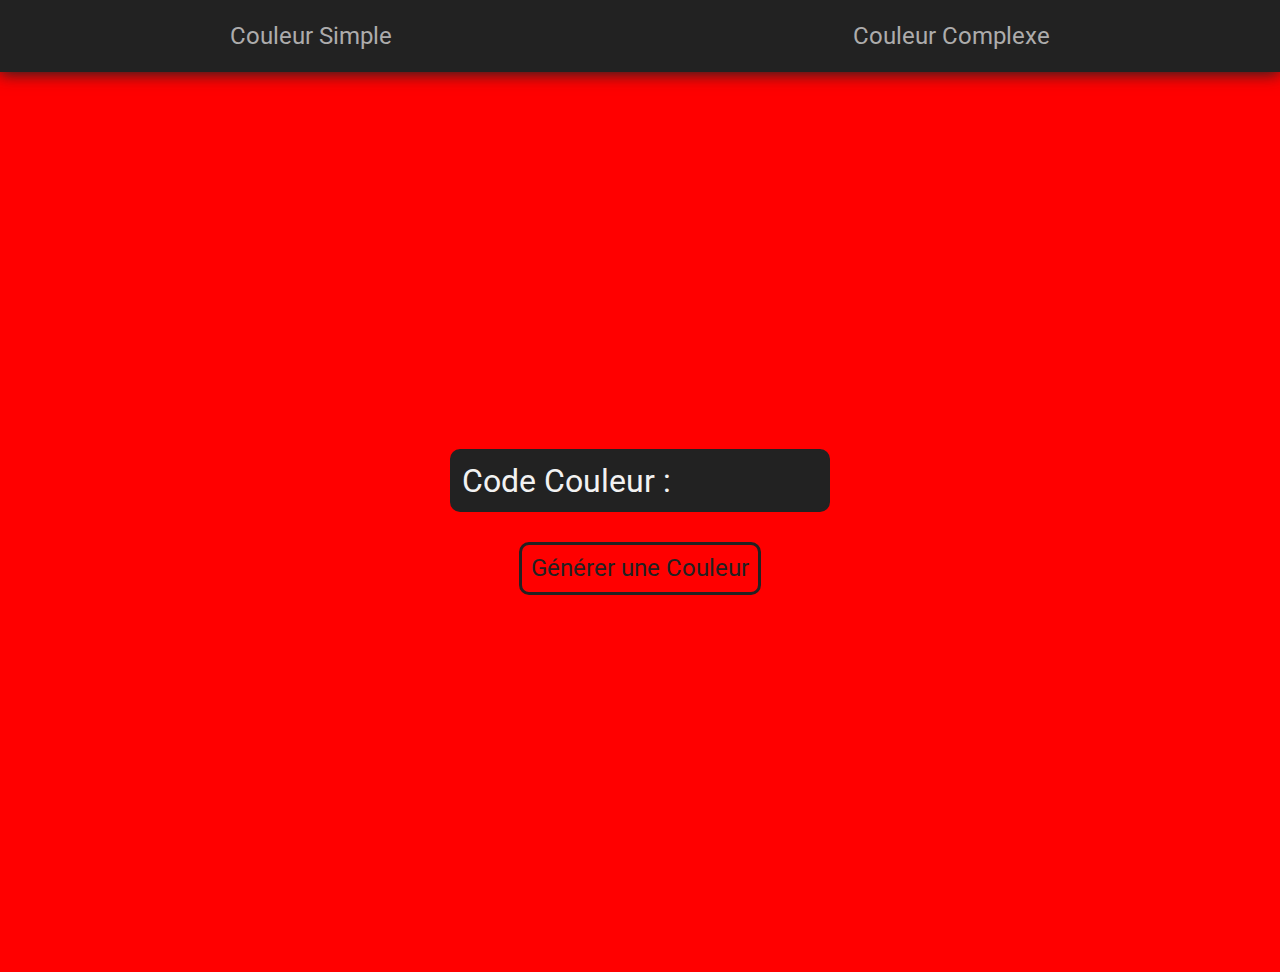
<file: Color Flipper/index.html>
<!DOCTYPE html>
<html lang="fr">
<head>
    <meta charset="UTF-8">
    <meta http-equiv="X-UA-Compatible" content="IE=edge">
    <meta name="viewport" content="width=device-width, initial-scale=1.0">
    <title>Color Flipper</title>
    <link rel="stylesheet" href="style.css">
    <script src="script.js" defer></script>
</head>

<body>
    <nav>
        <div class="menu"><a href="#" id="colsim">Couleur Simple</a></div>
        <div class="menu"><a href="#" id="colcom">Couleur Complexe</a></div>
    </nav>
    
    <section>
        <p>Code Couleur :<span id="code"></span></p>
        <button>Générer une Couleur</button>
        <div id="alerte">
            <div id="container">
                <p>Selectionnez un mode</p>
                <button id="okay">OK</button>
            </div>
        </div>
    </section>
    
</body>
</html>
</file>
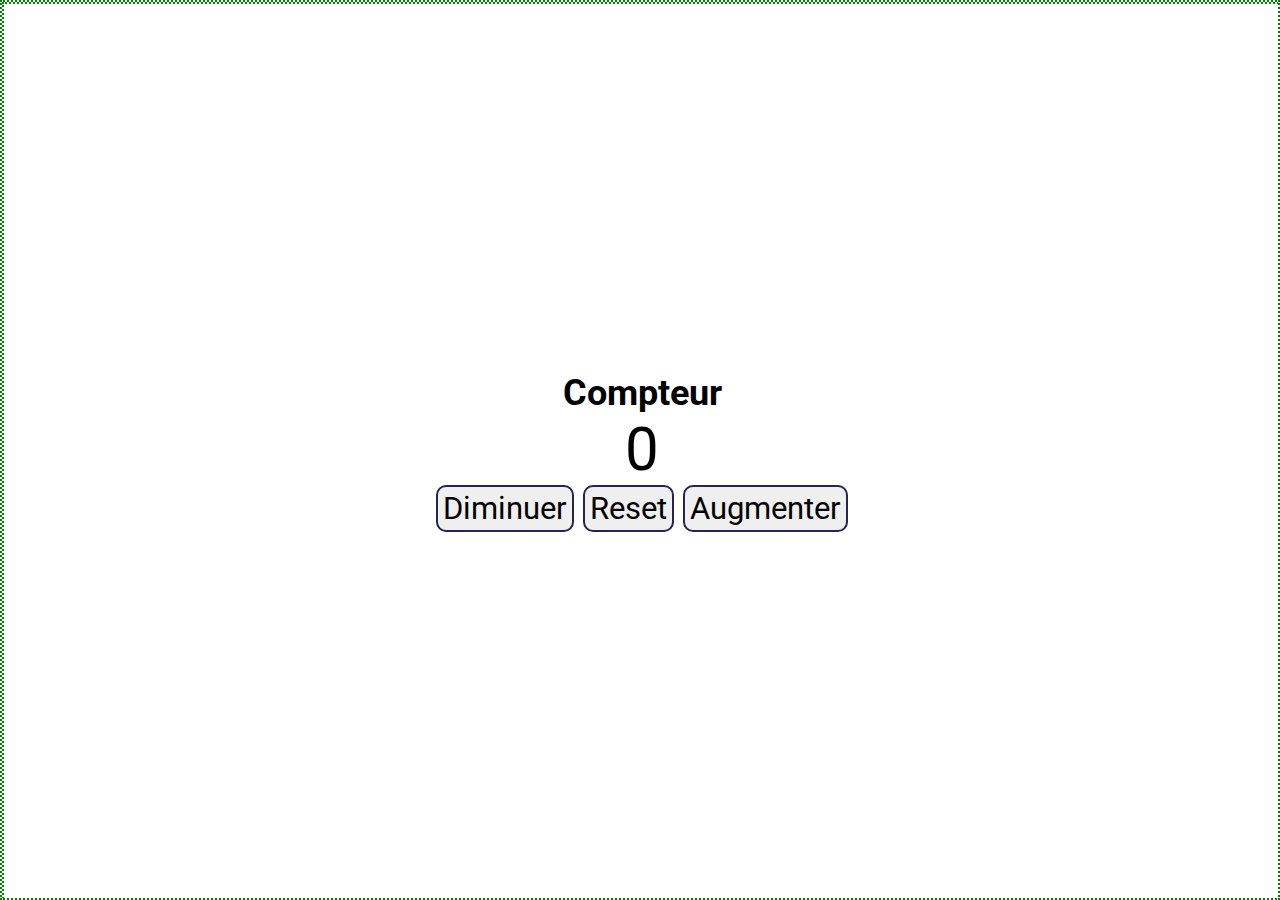
<file: Compteur/index.html>
<!DOCTYPE html>
<html lang="fr">
<head>
    <meta charset="UTF-8">
    <meta http-equiv="X-UA-Compatible" content="IE=edge">
    <meta name="viewport" content="width=device-width, initial-scale=1.0">
    <link rel="stylesheet" href="style.css">
    <script src="script.js" defer></script>
    <title>Compteur</title>
</head>

<body>
    <section>
        <div><h1>Compteur</h1></div>
        <div><span></span></div>
        <div>
            <button id="dim">Diminuer</button>
            <button id="reset">Reset</button>
            <button id="aug">Augmenter</button>
        </div>
    </section>
        
</body>
</html>
</file>
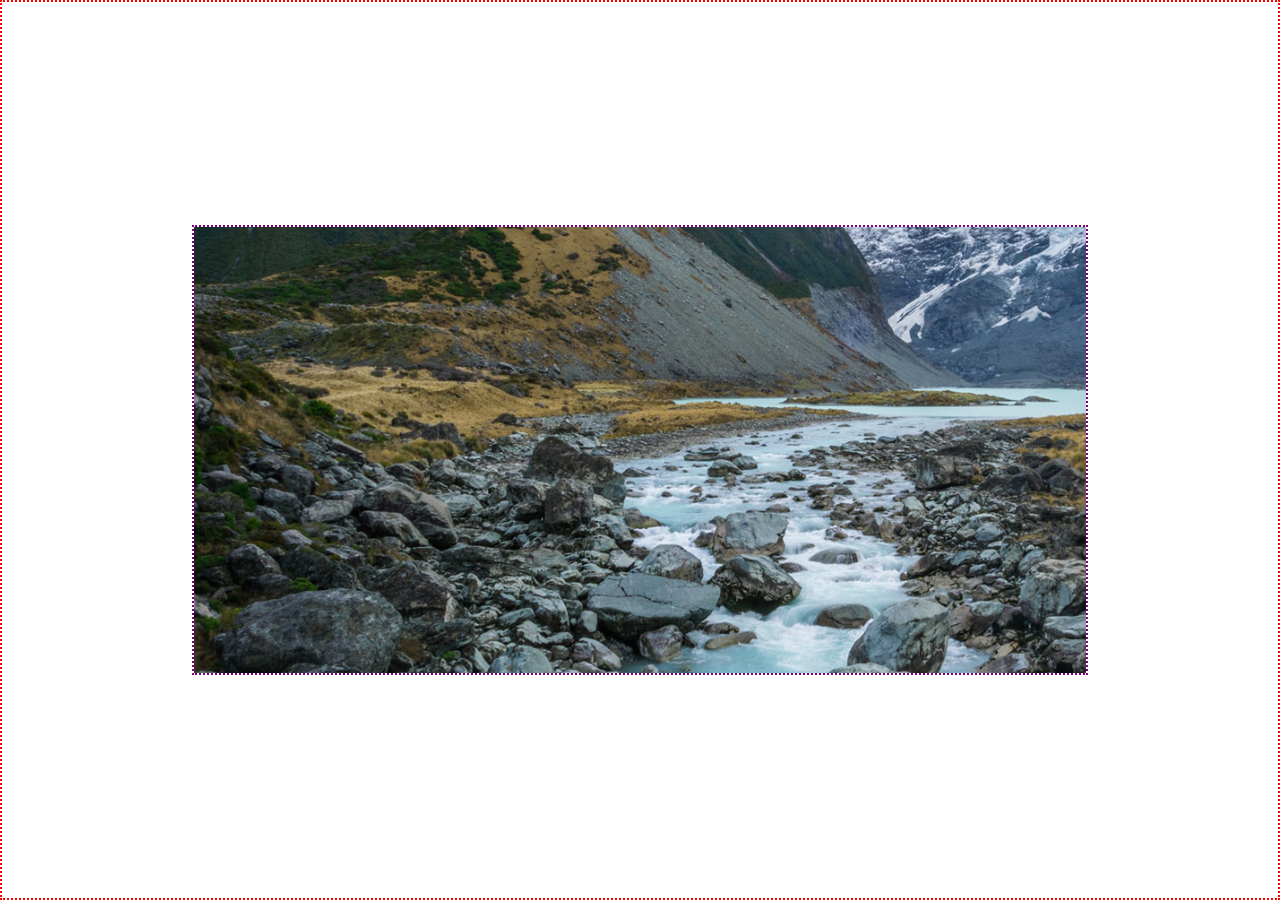
<file: Etude IMG/index.html>
<!DOCTYPE html>
<html lang="fr">
<head>
    <meta charset="UTF-8">
    <meta http-equiv="X-UA-Compatible" content="IE=edge">
    <meta name="viewport" content="width=device-width, initial-scale=1.0">
    <title>Etude IMG</title>
    <link rel="stylesheet" href="style.css">
</head>
<body>

    <div id="division">
        <img src="img/mountain2.jpg" alt="">
    </div>
    
</body>
</html>
</file>
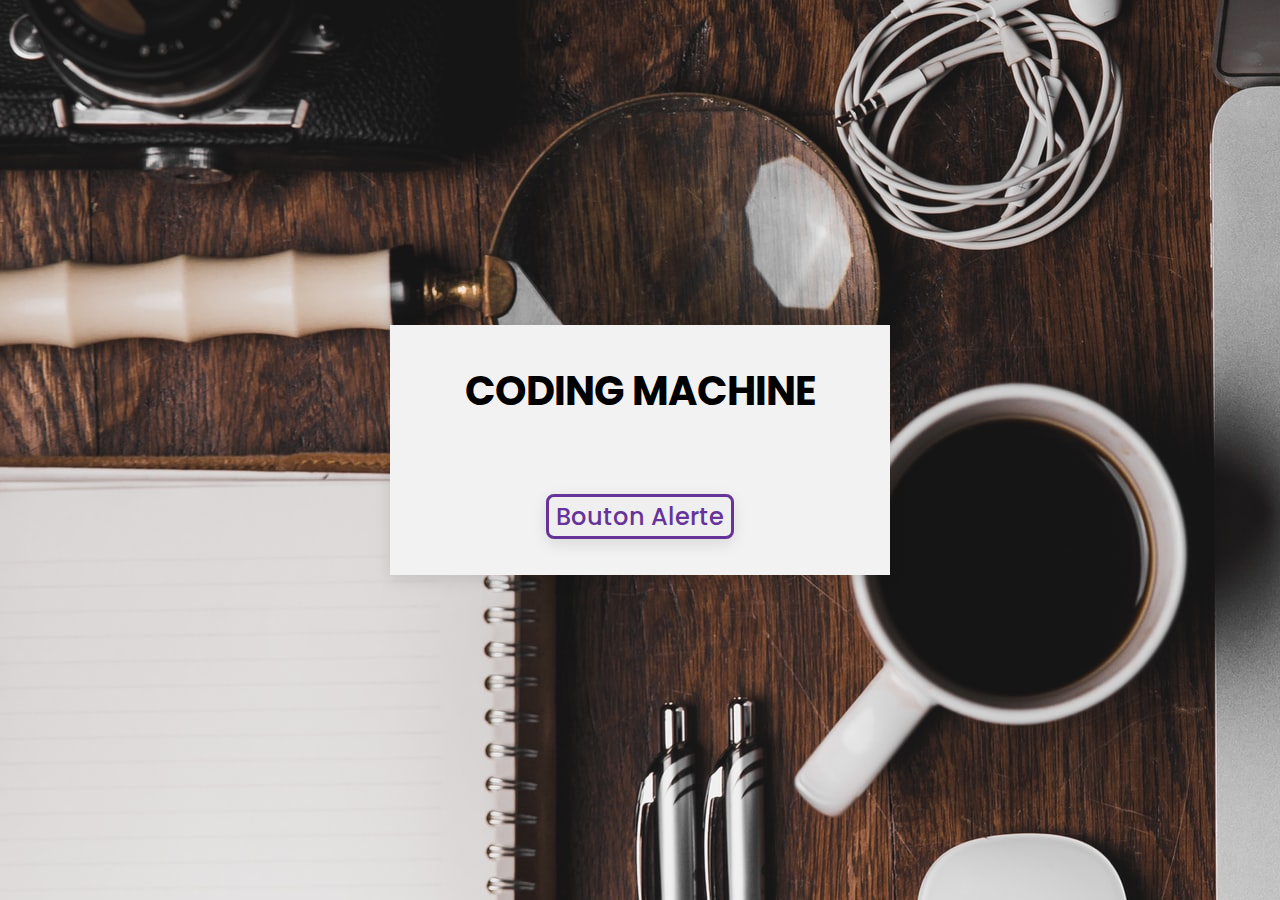
<file: Fenetre Alerte/index.html>
<!DOCTYPE html>
<html lang="fr">
<head>
    <meta charset="UTF-8">
    <meta http-equiv="X-UA-Compatible" content="IE=edge">
    <meta name="viewport" content="width=device-width, initial-scale=1.0">
    <title>Fenêtre Alerte</title>
    <link rel="stylesheet" href="style.css">
    <script src="script.js" defer></script>

    <link rel="stylesheet" href="https://cdnjs.cloudflare.com/ajax/libs/font-awesome/5.15.3/css/all.min.css"/>
</head>

<body>
    <section>
        <img id="fond">
        <div id="box">
            <h1>CODING MACHINE</h1>
            <button id="alerte">Bouton Alerte</button>
        </div>
        
        <div id="calque"></div>

        <div id="message">
            <div id="boxalerte">

                <div id="suppr">
                    <i class="fas fa-trash" id="poubelle"></i>
                </div>

                <div id="texte">
                    <p>Lorem ipsum dolor sit amet consect etur. dfepe llat provident inventorsam, odit es.</p>
                </div>
            </div>
        </div>
        

    </section>
    

</body>
</html>
</file>
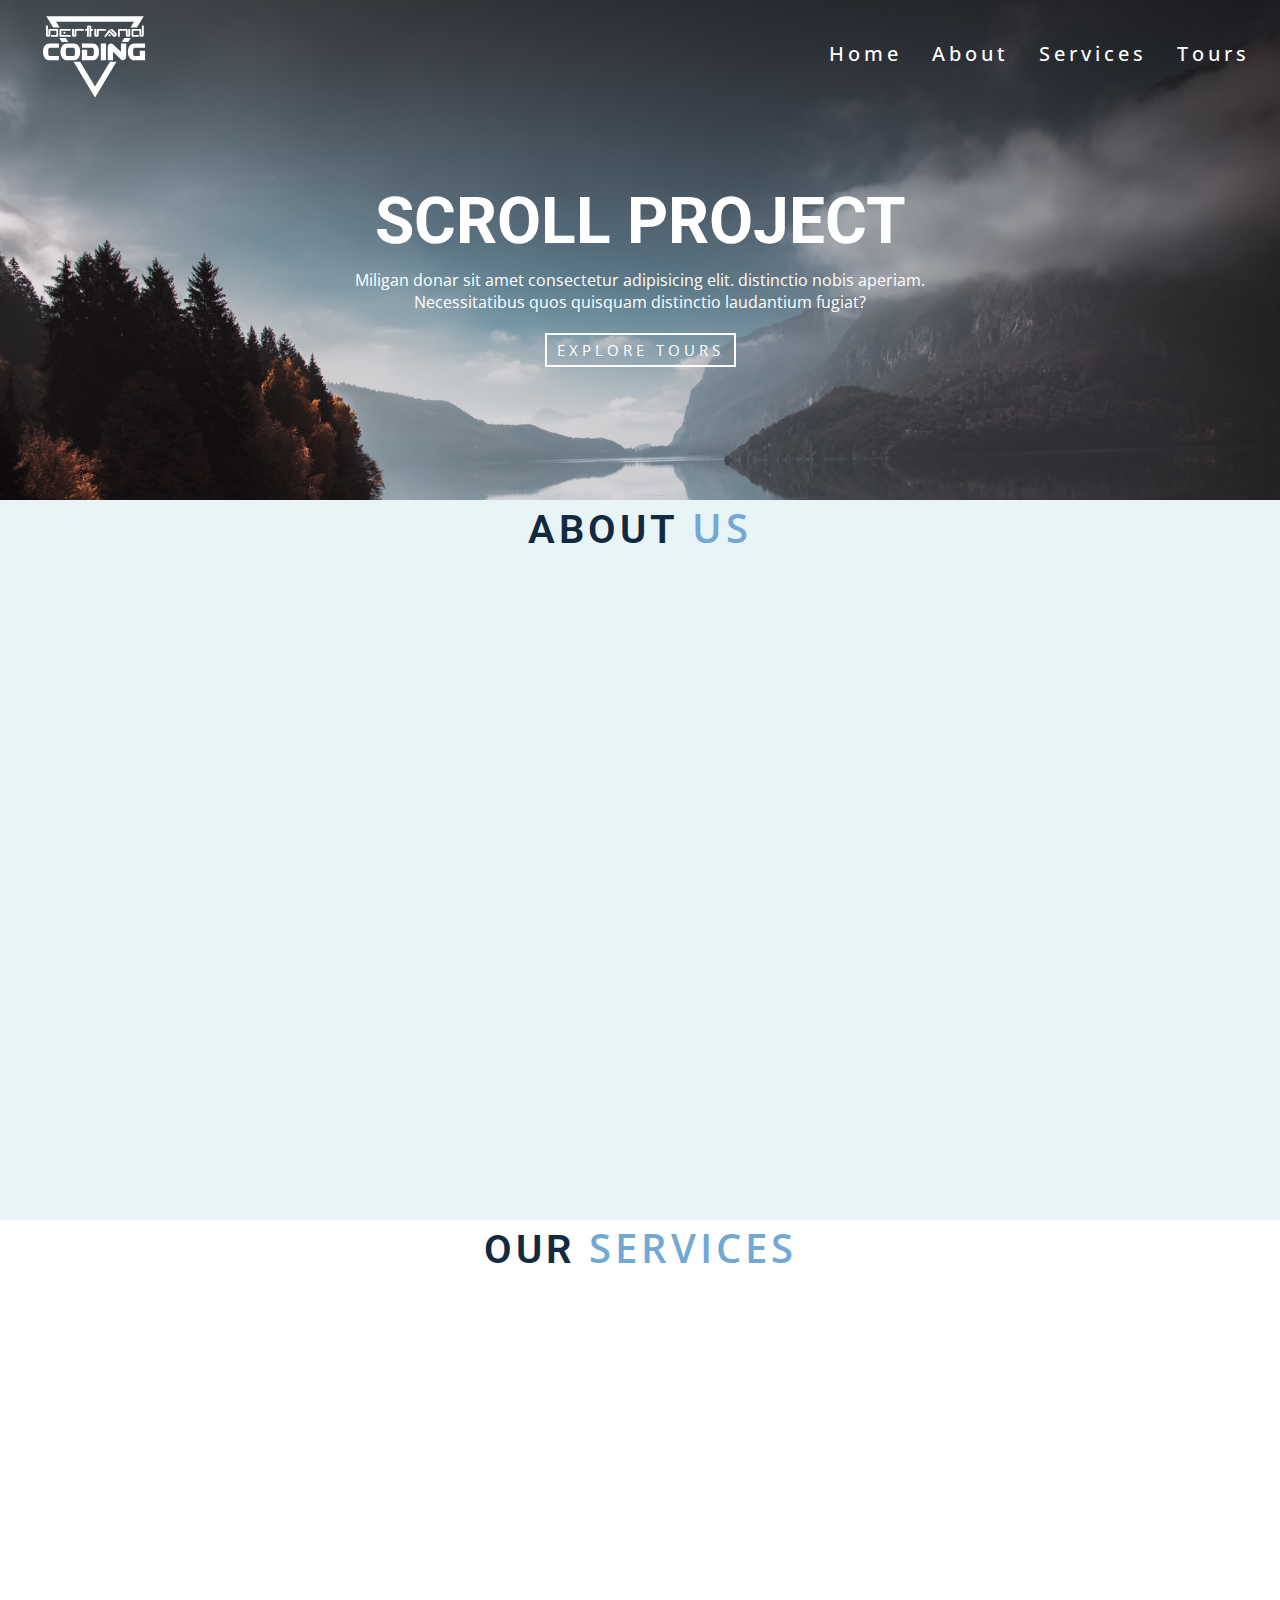
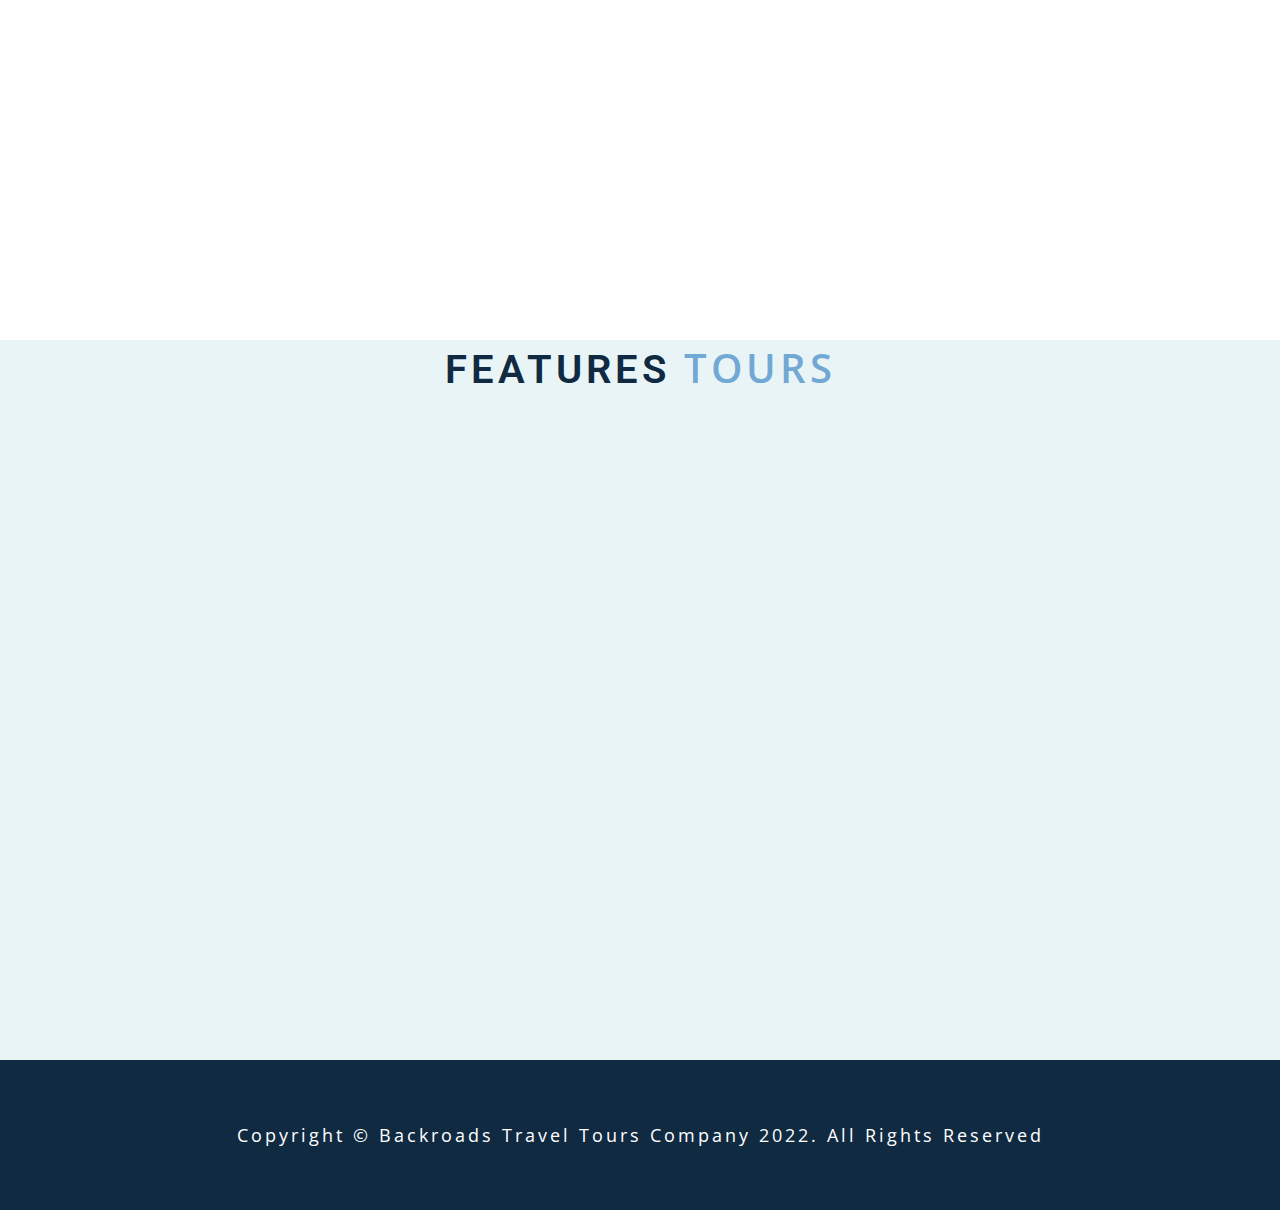
<file: Menu et ancre/index.html>
<!DOCTYPE html>
<html lang="fr">
<head>
    <meta charset="UTF-8">
    <meta http-equiv="X-UA-Compatible" content="IE=edge">
    <meta name="viewport" content="width=device-width, initial-scale=1.0">
    <title>Menu & Ancres</title>
    <link rel="stylesheet" href="style.css">
    <script src="script.js" defer></script>
</head>

<body>
    <nav id="home">
        <div id="logo"><img src="img/logo bert codeing.svg" alt=""></div>
        <ul id="menu">
            <li><a href="#home">Home</a></li>
            <li><a href="#about">About</a></li>
            <li><a href="#services">Services</a></li>
            <li><a href="#features">Tours</a></li>
        </ul>
    </nav>

    <nav id="navi2">
        <div id="logo2"><img src="img/logo bert codeing2.svg" alt=""></div>
        <ul id="menu2">
            <li><a href="#home">Home</a></li>
            <li><a href="#about">About</a></li>
            <li><a href="#services">Services</a></li>
            <li><a href="#features">Tours</a></li>
        </ul>
    </nav>

    <header>
        <img src="img/lake.jpg" alt="">
    </header>

    <div id="titre">
        <h1>SCROLL PROJECT</h1>
        <h2>Miligan donar sit amet consectetur adipisicing elit. distinctio nobis aperiam. Necessitatibus quos quisquam distinctio laudantium fugiat?</h2>
        <button><a href="#features">EXPLORE TOURS</a></button>
    </div>

    <section id="about">
        <h3>ABOUT <span>US</span></h3>
    </section>

    <section id="services" class="blanc">
        <h3>OUR <span>SERVICES</span></h3>
    </section>
    
    <section id="features">
        <h3>FEATURES <span>TOURS</span></h3>
    </section>

    <footer>
        <p>Copyright © Backroads Travel Tours Company 2022. All Rights Reserved</p>
    </footer>

</body>
</html>
</file>
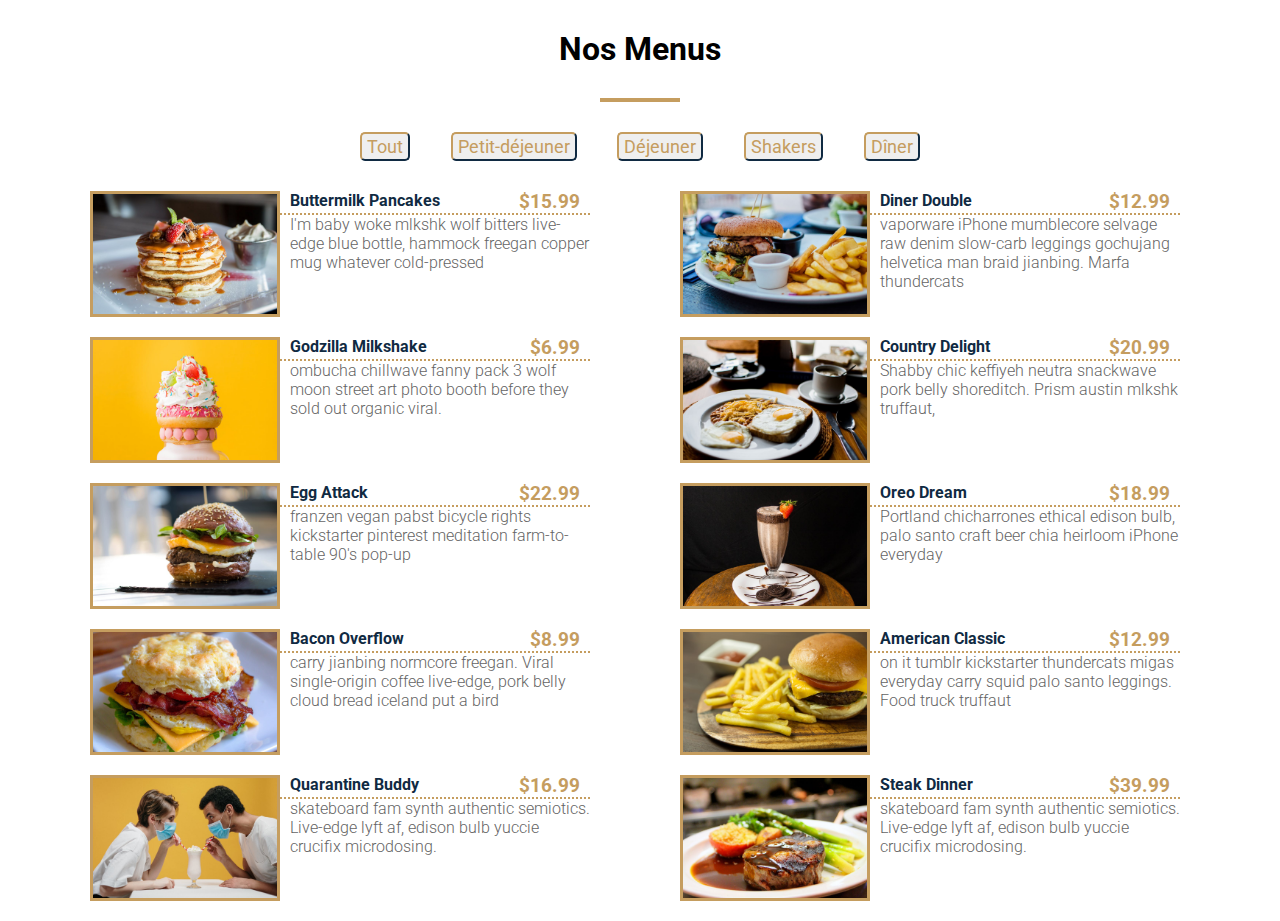
<file: Menu Resto/index.html>
<!DOCTYPE html>
<html lang="fr">
<head>
    <meta charset="UTF-8">
    <meta http-equiv="X-UA-Compatible" content="IE=edge">
    <meta name="viewport" content="width=device-width, initial-scale=1.0">
    <title>Nos Menus</title>
    <link rel="stylesheet" href="style.css">
    <script src="script.js" defer></script>
</head>

<body>
    <h1>Nos Menus</h1>
    <div id="interligne"></div>
    <nav>
        <button id="tout">Tout</button><button id="petitdej">Petit-déjeuner</button><button id="dej">Déjeuner</button><button id="shaker">Shakers</button><button id="diner">Dîner</button>
    </nav>

    <section>
        <!--<div class="cadre">
            <div class="photo"><img src="img/item-1.jpg" alt=""></div>
            <article>
                <div class="titre">
                    <div><h2>Buttermilk Pancakes</h2></div>
                    <div><h3>$12.99</h3></div>
                </div>
                
                <div class="interligne"></div>
                <div class="para">
                    <p>I'm baby woke mlkshk wolf bitters live-edge blue bottle, hammock freegan copper mug whatever cold-pressed</p>
                </div>
            </article>
        </div>-->
    </section>
</body>
</html>
</file>
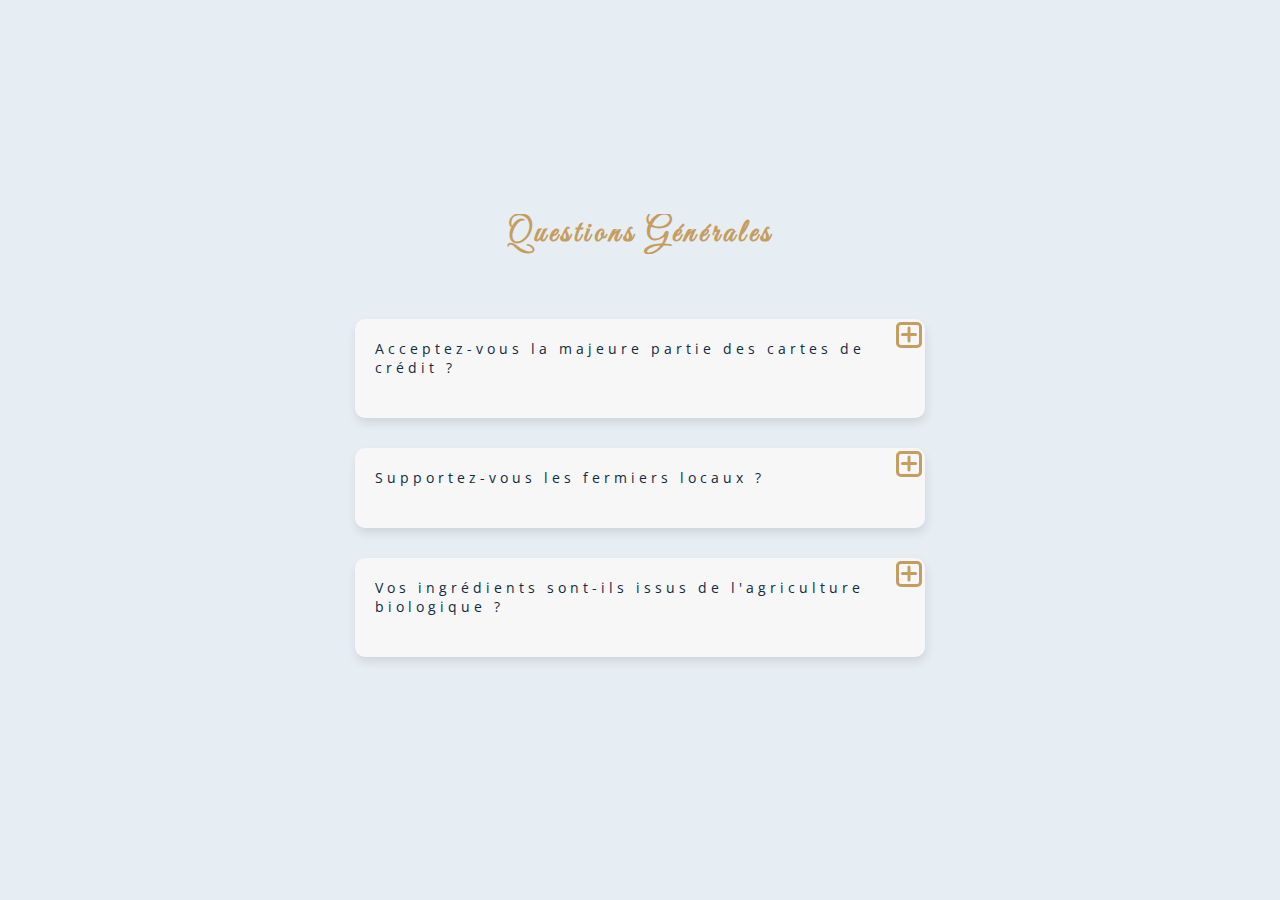
<file: Q and A/index.html>
<!DOCTYPE html>
<html lang="fr">
<head>
    <meta charset="UTF-8">
    <meta http-equiv="X-UA-Compatible" content="IE=edge">
    <meta name="viewport" content="width=device-width, initial-scale=1.0">
    <title>Q & A</title>
    <link rel="stylesheet" href="style.css">
    <script src="script.js" defer></script>
</head>

<body>
    <section>
        <h1>Questions Générales</h1>
        <!--   Code de construction
        <div class="theme">
                    
                <div class="cross">
                    <div class="crossline"></div>
                    <div class="crossline2"></div>
                </div>

                <p class="question">Acceptez-vous la majeure partie des cartes de crédit internationales ?</p>
                
                <div class="interligne"></div>

                <p class="reponse">Lorem, ipsum dolor sit amet consectetur adipisicing elit. Magni quis praesentium, nobis, eligendi laborum ex odit nam perferendis beatt minima perspiciatis dicta fuga.</p>
            
        </div>
-->
        <div id="themesuivant">

        </div>

    </section>
</body>
</html>
</file>
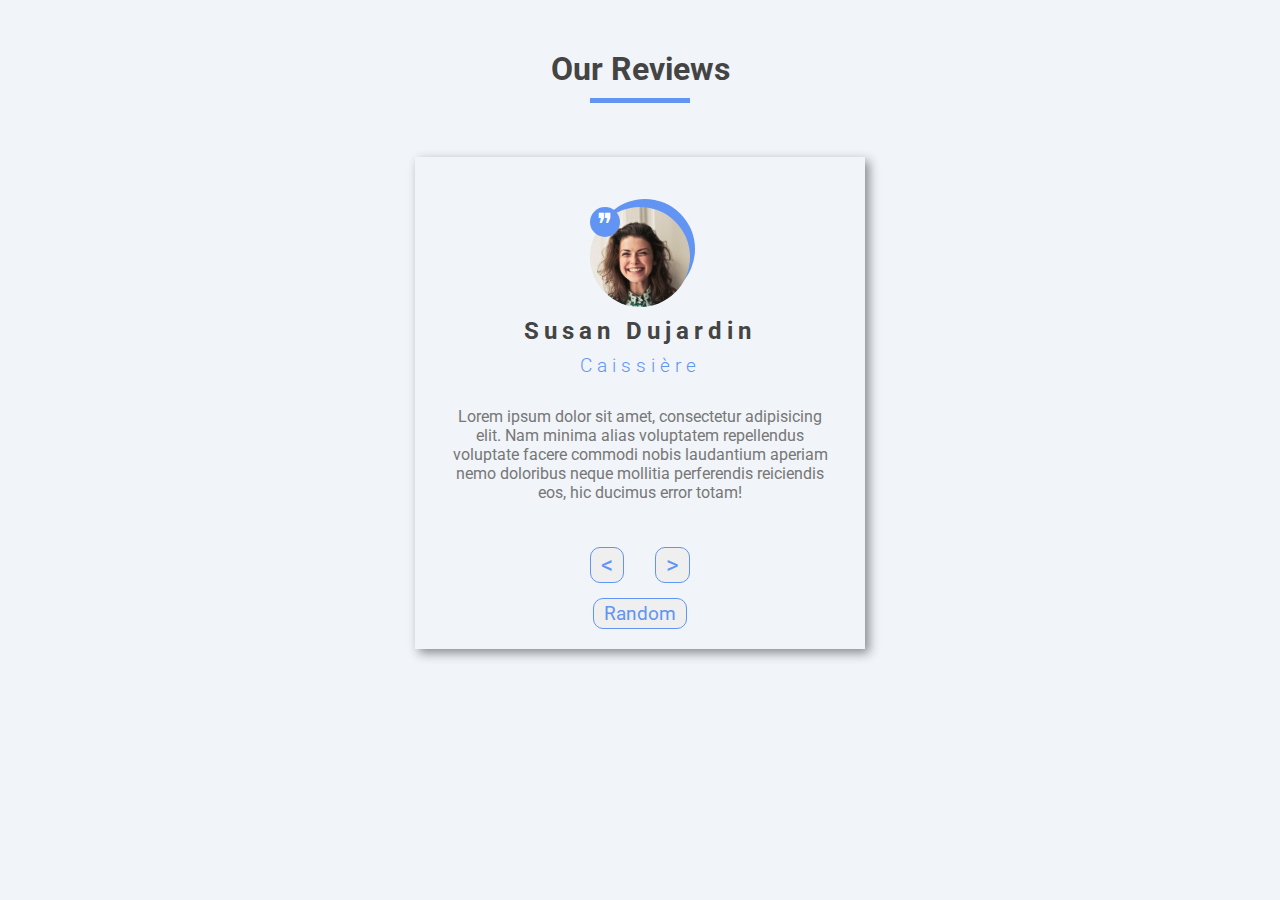
<file: Reviews/index.html>
<!DOCTYPE html>
<html lang="fr">
<head>
    <meta charset="UTF-8">
    <meta http-equiv="X-UA-Compatible" content="IE=edge">
    <meta name="viewport" content="width=device-width, initial-scale=1.0">
    <link rel="stylesheet" href="style.css">
    <script src="script.js" defer></script>
    <title>Reviews</title>
</head>

<body>
    <h1>Our Reviews</h1>
    <div id="trait"></div>

    <section>
        <div id="container">
            <div id="cercle"></div>
            <div id="tenten"><span>❞</span></div>           
            <div id="portrait"><img src="img/person-1.jpg" alt=""></div>
        </div>

        <h2>Susan Dujardin</h2>
        <h3>Caissière</h3>
        <p>Lorem ipsum dolor sit amet, consectetur adipisicing elit. Nam minima alias voluptatem repellendus voluptate facere commodi nobis laudantium aperiam nemo doloribus neque mollitia perferendis reiciendis eos, hic ducimus error totam!</p>

        <div id="boutons">
            <button id="arr"><</button>
            <button id="ava">></button>
        </div>

        <button id="randomizer">Random</button>

    </section>
</body>
</html>
</file>
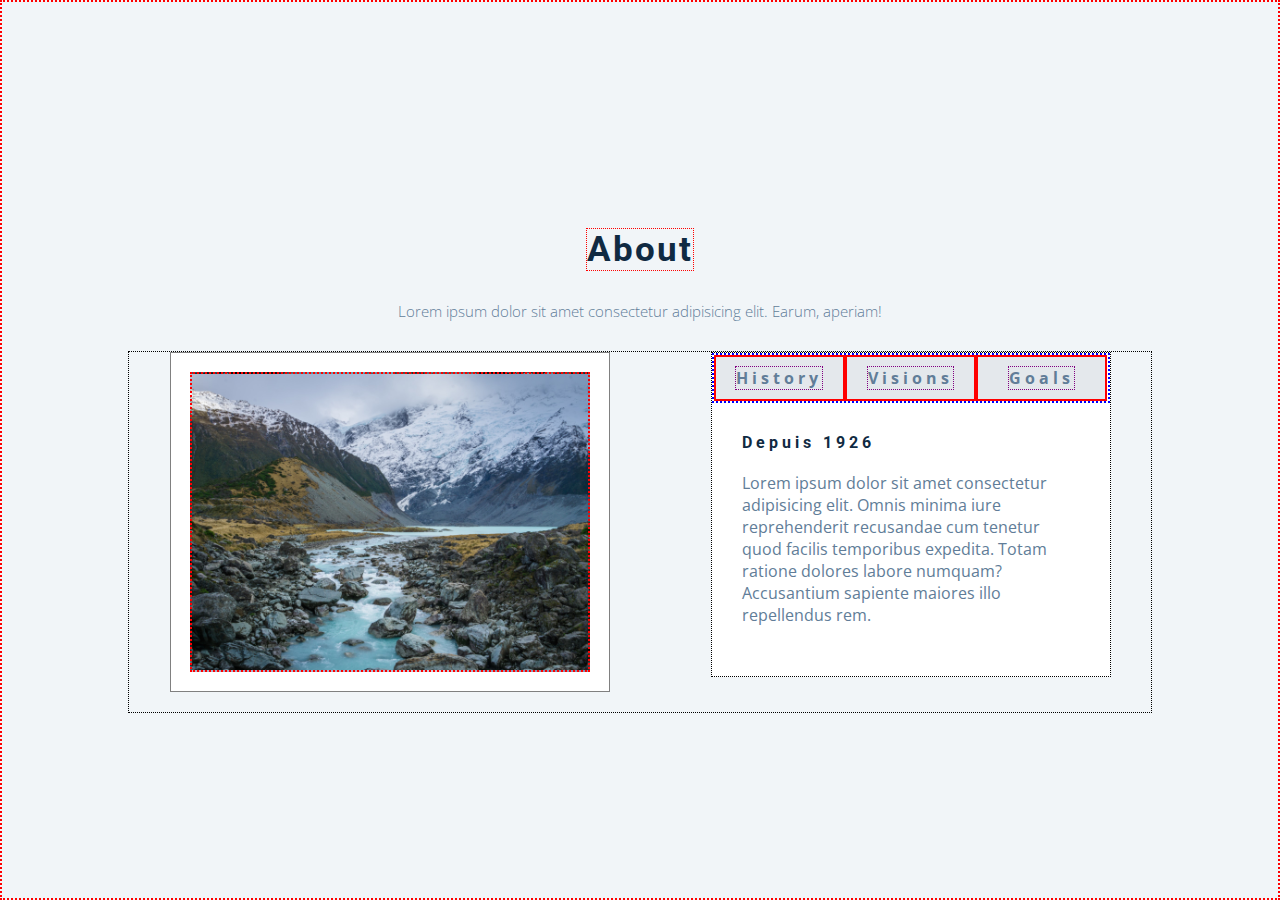
<file: Tabs/index.html>
<!DOCTYPE html>
<html lang="fr">
<head>
    <meta charset="UTF-8">
    <meta http-equiv="X-UA-Compatible" content="IE=edge">
    <meta name="viewport" content="width=device-width, initial-scale=1.0">
    <title>Etude IMG</title>
    <link rel="stylesheet" href="style.css">
    <script src="script.js" defer></script>
</head>

<body>
    <h1>About</h1>
    <h2>Lorem ipsum dolor sit amet consectetur adipisicing elit. Earum, aperiam!</h2>
    
    <section>
        <div id="cadre">
            <div id="image">
            <!--   <img src="img/lake.jpg" alt="">--> 
            </div>
        </div>

        <div id="dossier">
            <div id="categories">
                <div class="onglet" id="history"><h3>History</h3></div>
                <div class="onglet" id="visions"><h3>Visions</h3></div>
                <div class="onglet" id="goals"><h3>Goals</h3></div>
            </div>
            <article>
                <h4 id="rubrique">Depuis 1926</h4>
                <p id="informations">Lorem ipsum dolor sit amet consectetur adipisicing elit. Omnis minima iure reprehenderit recusandae cum tenetur quod facilis temporibus expedita. Totam ratione dolores labore numquam? Accusantium sapiente maiores illo repellendus rem.</p>
                <ul id="liste2">
                    
                </ul>
            </article>
        </div>
    </section>
    
</body>
</html>
</file>
<file: Color Flipper/style.css>
@import url('https://fonts.googleapis.com/css2?family=Roboto:wght@100;300;400;500;700;900&display=swap');

* {
    margin: 0;
    padding: 0;
    box-sizing: border-box;
    font-family: 'Roboto', sans-serif;
    overflow: hidden;
}

nav {
    background-color: #222222;
    display: flex;
    justify-content: space-around;
    box-shadow: 0px 2px 15px #222222;
}

.menu {
    font-size: 1.5rem;
    margin: 10px 0 10px;
    padding: 12px;
    border-radius: 10px;
    transition: all 0.5s;
}

.menu:hover {
    transition: all 0.5s;
    background-color: #333333;
}

.menu a {
    text-decoration: none;
    color: #adacac;
}

section {
    width: 100vw;
    height: 100vh;
    display: flex;
    justify-content: center;
    align-items: center;
    flex-direction: column;
}

button {
    font-size: 1.5rem;
    background-color: transparent;
    color: #222222;
    border: solid 3px #222222;
    border-radius: 10px;
    padding: 0.58rem;
    font-weight: 400;
    transition: all 0.5s;
}

button:hover {
    background-color: #222222;
    color:#f2f2f2;
    transition: all 0.5s;
}

.valide {
    color: #f2f2f2 !important; 
}

section p {
    font-size: 2rem;
    background-color: #222222;
    color: #f2f2f2;
    border: solid 3px #222222;
    border-radius: 10px;
    padding: 0.58rem;
    font-weight: 400;
    margin-bottom: 30px;
    width: 380px;
}

#code {
    color: #8090eb;
}

#alerte {
    position: fixed;
    border: solid 3px #222222;
    border-radius: 10px;
    background-color: #333333;
    width: 400px;
    height: 200px;
    top: 30vh;
    display: none;
}

#container {
    display: flex;
    flex-direction: column;
    align-items: center;
    justify-content: center;;
    margin-top: 20px;
}

#container p {
    text-align: center;
}
</file>
<file: Compteur/style.css>
@import url('https://fonts.googleapis.com/css2?family=Roboto:wght@100;300;400;500;700;900&display=swap');

* {
    margin: 0;
    padding: 0;
    box-sizing: border-box;
    overflow: hidden;
    font-family: 'Roboto', sans-serif;
    font-size: 1.5rem;
}

body {
    border: dotted green 2px;
    width: 100vw;
    height: 100vh;  
    text-align: center;     
}

section {
    margin: auto auto;
    border: dotted green 2px;
    width: 100vw;
    height: 100vh;  
    
    display: flex;
    justify-content: center;
    flex-direction: column;
}

span {
    font-size: 2.5rem;
    /*color: green;*/
    font-weight: 400;
}

button {
    padding: 3px 5px;
    font-size: 1.3rem;
    border: #262356 solid 2px;
    border-radius: 10px;
}
</file>
<file: Etude IMG/style.css>
* {
    margin: 0;
    padding: 0;
    box-sizing: border-box;
}

body {
    width: 100vw;
    height: 100vh;
    border: red 2px dotted;
    display: flex;
    justify-content: center;
    align-items: center;
}


#division {
    border: dotted purple 2px;
    width: 70vw;
    height: 50vh;
    overflow: hidden;
}

img {
    min-width: 70vw;
    min-height: 50vh;
    /*transform: translate(-50px, -100px);*/
    object-fit: cover;
    max-width: 100%;
}
</file>
<file: Fenetre Alerte/style.css>
@import url('https://fonts.googleapis.com/css2?family=Poppins:wght@100;200;300;400;500;600;700;800&display=swap');

:root {
    --light-shadow: 0 5px 15px rgba(0, 0, 0, 0.1);
    --transitions: all 0.5s;
}

* {
    margin: 0;
    padding: 0;
    box-sizing: border-box;
    font-family: 'Poppins', sans-serif;
}

body {
    height: 100vh;
    width: 100vw;
}

section {
    max-width: 100%;
    height: 100%;
    background-image: url('img/ian-dooley-DJ7bWa-Gwks-unsplash.jpg');
    display: flex;
    justify-content: center;
    align-items: center;
}

#box {
    width: 500px;
    height: 250px;
    z-index: 1;
    background-color: #f2f2f2;
    display: flex;
    flex-direction: column;
    justify-content: space-around;
    align-items: center;
    box-shadow: var(--light-shadow);
}

h1 {
    font-size: 2.5rem;
}

#alerte {
    margin-top: 0px;
    border: solid rebeccapurple 3px;
    border-radius: 8px;
    padding: 2px 7px;
    font-size: 1.5rem;
    font-weight: 500;
    color: rebeccapurple;
    box-shadow: var(--light-shadow);
    transition: var(--transitions);
}

#alerte:hover {
    background-color: rebeccapurple;
    color: #f2f2f2;
    transition: var(--transitions);
}

#calque {
    position: absolute;
    top:0;
    bottom:0;
    left:0;
    right:0;
    background-color: rgba(20, 50, 70, 0.5);
    width: 100%;
    height: 100%;
    z-index: 2;
    display: none;
}

#message {
    border: solid 3px #f2f2f2;
    position: absolute;
    width: 500px;
    height: 300px;
    background-color: rgb(187, 189, 167);
    z-index: 3;
    display: none;
}

#boxalerte {
    width: 100%;
    height: 100%;
    display: flex;  
    justify-content: center;
    align-items: center;
}

#texte p {
    padding: auto;
    margin-left: 50px;
    margin-right: 50px;
    font-size: 1.5rem;
}

#suppr {
    position: absolute;
    top: 15px;
    right: 15px;
}

#poubelle {
    display: block;
    color: rgb(161, 1, 1);
    transform: scale(1.6);
    max-width: 100%;
    transition: var(--transitions);
}

#poubelle:hover {
    transform: scale(2);
    opacity: 0.5;
    transition: var(--transitions);
}
</file>
<file: Menu et ancre/style.css>
@import url('https://fonts.googleapis.com/css2?family=Open+Sans:wght@300;400;500&family=Roboto:wght@400;500;700&display=swap');

:root {
    --bleu: rgb(114, 168, 212);
    --ombre: #102A42;
}

* {
    margin: 0;
    padding: 0;
    box-sizing: border-box;
    font-family: 'Open sans', sans-serif;
    scroll-behavior: smooth;   /*--Adouci la transition des Ancres---*/
}

nav {
    width: 100%;
    position: absolute;
    display: flex;
    justify-content: space-between;
    z-index: 1;
}

#logo {
    margin-left: 30px;
    width: 130px;
}

#menu {
    display: flex;
}

#menu li {
    list-style: none;   /*    Enlève les puces de la liste    */
    text-decoration: none;
    margin-right: 30px;
    width: auto;
    display: flex;
}

#menu li a {
    margin: auto;
    text-decoration: none;
    color: #ffffff;
    font-size: 20px;
    font-weight: 500;
    letter-spacing: 4px;
}

header {
    width: 100vw;
    height: 500px;
    overflow: hidden;
    z-index: -1;
}

header img {
    max-width: 100%;
    min-height: 600px;
    object-fit: cover;
    z-index: -2;
}

#titre {
    position: absolute;
    top:0;
    width: 100%;
    height: 500px;

    display: flex;
    flex-direction: column;
    justify-content: center;
    align-items: center;
}

h1 {
    font-family: 'Roboto';
    font-size: 64px;
    padding-top: 50px;
    margin-bottom: 10px;
    color: #ffffff;
    z-index: 1;
}

h2 {
    width: 600px;
    font-size: 16px;
    font-weight: 400;
    color: #ffffff;
    z-index: 1;
    text-align: center;
}

button {
    margin-top: 20px;
    padding: 5px 10px 5px 10px;
    letter-spacing: 4px;
    font-size: 15px;
    border: #ffffff 2px solid;
    background-color: transparent;
    transition: all 0.5s;
}

button a {
    text-decoration: none;
    color: #ffffff;
    transition: all 0.5s;
}

button a:hover {
    color:var(--bleu);
    transition: all 0.5s;
}

button:hover {
    background-color: #ffffff;
    transition: all 0.5s;
}

/*----------SECTIONS------------*/

section {
    height: 80vh;
    background-color: rgb(233, 244, 247);
}

.blanc {
    background-color: #ffffff;
}

section h3 {
    width: 400px;
    text-align: center;
    margin: auto;
    font-family: 'Roboto';
    font-size: 40px;
    font-weight: 600;
    letter-spacing: 4px;
    color: var(--ombre);
}

section span {
    color: var(--bleu);
}

footer {
    background-color: #102A42;
    width: 100%;
    height: 150px;

    display: flex;
    justify-content: center;
    align-items: center;
}

footer p {
    color: #ffffff;
    font-size: 18px;
    font-weight: 400;
    letter-spacing: 3px;
}

/*-----------DEUXIEME NAV--------------*/

#navi2 {
    position: fixed;
    top: -120px;
    left: 0;
    right:0;
    background-color: #ffffff;
    display: flex;
    justify-content: space-between;
    box-shadow: 0px 5px 5px rgba(61, 61, 61, 0.418);
    transition: all 0.5s;
    z-index: 3;
}

#logo2 {
    margin-left: 30px;
    width: 130px;
}

#menu2 {
    z-index: 3;
    display: flex;
}

#menu2 li {
    list-style: none;   /*    Enlève les puces de la liste    */
    margin-right: 30px;
    width: auto;
    
    display: flex;
}

#menu2 a {
    text-decoration: none;
    color: var(--ombre);
    font-size: 20px;
    font-weight: 500;
    letter-spacing: 4px;
    margin: auto;   
    z-index: 3; 
}
</file>
<file: Menu Resto/style.css>
@import url('https://fonts.googleapis.com/css2?family=Open+Sans:wght@300;400;500;600;700&family=Roboto:wght@100;300;400;500;700;900&display=swap');

:root {
    --dore: #C59D5F;
    --ombre: #102A42;
}

* {
    margin: 0;
    padding: 0;
    font-family: 'Roboto', sans-serif;
    box-sizing: border-box;  
}

h1 {
    width: 400px;
    margin: 30px auto 30px auto;
    text-align: center;
}

h2 {
    margin-left: 10px;
    font-size: 16px;
    color: var(--ombre);
}

h3 {
    color: #C59D5F;
}

nav {
    margin:  30px auto 30px auto;
    width: 600px;
    display: flex;
    justify-content: space-around;
}

#interligne {
    background-color: var(--dore);
    height: 4px;
    width: 80px;
    margin: auto;
}

button {
    color: var(--dore);
    font-size: large;
    padding: 2px 5px 2px 5px;
    border-radius: 5px;
    border-style: double;
    border: solid 2px var(--dore);
    border-right-color: var(--ombre);
    border-bottom-color: var(--ombre);
    cursor: pointer;
}

button:active {
    color: white;
}

section {
    width: 1100px;
    display: flex;
    flex-wrap: wrap; 
    margin:auto;
}

.cadre {
    display: flex;
    width: 500px;
    margin-bottom: 20px;
}

.cadre:nth-child(odd) {  
    margin-left: 90px;
}

.photo {
    width: 300px;
    height: 120px;
    border: var(--dore) solid 3px;
    box-sizing: content-box;
    overflow: hidden;
}

.photo img {
    max-width: 100%;
    object-fit: cover;
}

.titre {
    width: 300px;
    display: flex;
    justify-content: space-between;
}

.interligne {
    width: 100%;
    border-bottom: var(--dore) dotted 2px;
    background-color: transparent;
}

.para {
    /*border: solid 2px blue;*/
    width: 300px;
    font-family: "Roboto";
    color:rgb(100, 100, 100);
    font-weight: 300;
    margin-left: 10px;
}
</file>
<file: Q and A/style.css>
@import url('https://fonts.googleapis.com/css2?family=Great+Vibes&family=Open+Sans:wght@300;400;500;600;700&display=swap');

:root {
    --dore: #C59D5F;
    --para: #102A42;
    --para2: #617D98;
    --arriereplan: rgb(230, 238, 244);
    --light-shadow: 1px 5px 10px rgba(0, 0, 0, 0.1);
}

* {
    margin: 0;
    padding: 0;
    box-sizing: border-box;
    overflow: hidden;
    font-family: 'Open Sans', sans-serif;
    color: var(--para);
}

body {
    background-color: var(--arriereplan);
    width: 100vw;
    height: 100vh;
    display: flex;
    justify-content: center;
    align-items: center;
}

section {
    position: absolute;
    width: 600px;
    height: auto;
    /*border: #102A42 2px dotted;*/
}

h1 {
    font-family: 'Great Vibes', sans-serif;
    color: var(--dore);
    text-align: center;
    font-size: 32px;
    letter-spacing: 4px;
    margin-bottom: 50px;
}

.theme {
    position: absolute; /*ATTENTION INDISPENSABLE pour que .cross reste dans cette div */
    margin: 15px;
    background-color: #f7f7f7;
    height: auto;  /* Pour s'adapter au changement de taille selon les para */
    box-shadow: var(--light-shadow);
    border-radius: 10px;
    padding: 20px;
    z-index: 1;
    border: green dotted 3px;
}


.question {
    margin-right: 20px;
    font-size: 14px;
    letter-spacing: 4px;
    /*border: blue 1px dotted;*/
}

.interligne {
    width: 90%;
    height: 1px;
    background-color: var(--dore);
    margin: auto;  /* Pour centrer la div individuellement  */
    margin-top: 10px;
    margin-bottom: 10px;
    visibility:hidden;
}

.reponse {
    color: var(--para2);
    font-size: 14px;
    font-weight: 400;
    /*border: dotted 1px blue;*/
    display:none;
}

.cross {
    position: absolute;
    top: 3px;
    right: 3px;
    width: 26px;
    height: 26px;
    border: solid var(--dore) 3px;
    border-radius: 5px;
    display: flex;
    justify-content: center;
    align-items: center;
    z-index: 4;
    transition: all 0.5s;
}

.crossline {
    position: absolute;
    background-color: var(--dore);
    width: 80%;
    height: 3px;
    border-radius: 5px;
}

.crossline2 {
    background-color: var(--dore);
    width: 80%;
    height: 3px;
    transform: rotate(90deg);
    border-radius: 5px;   
}

#themesuivant {
    position: relative;
    width: 100%;
    height: 100%; 
    /*border: red 2px dotted;*/
}

.theme2 {
    position: relative; /*ATTENTION INDISPENSABLE pour que .cross reste dans cette div */
    margin: 15px;
    margin-bottom: 30px;
    background-color: #f7f7f7;
    height: auto;  /* Pour s'adapter au changement de taille selon les para */
    box-shadow: var(--light-shadow);
    border-radius: 10px;
    padding: 20px;
    z-index: 1;
    transition: all 0.5s;
    /*border: green dotted 3px;*/
}
</file>
<file: Reviews/style.css>
@import url('https://fonts.googleapis.com/css2?family=Roboto:wght@100;300;400;500;700;900&display=swap');

:root {
    --colori: rgb(97, 148, 243);
    --arriereplan: rgb(241, 245, 249);
    --ombre: rgb(134, 137, 141);
}

* {
    margin: 0;
    padding: 0;
    box-sizing: border-box;
    /*overflow: hidden;*/
    font-family: "Roboto", sans-serif;
    color: #444444;
}

body {
    text-align: center;
    background-color: var(--arriereplan);
}

h1 {
    margin-top: 50px;
    margin-bottom: 10px;
}

#trait {
    display: inline-block; /*---Permet de centrer la div comme text---*/
    width: 100px;
    height: 5px;
    background-color: var(--colori);
    margin-bottom: 50px;
}

section {
    box-shadow: 4px 4px 10px var(--ombre);
    width: 450px;
    margin: auto;  /*---pour centrer la section---*/
    padding: 20px 25px;
    margin-bottom: 120px;
}

#cercle {
    position: absolute; /*----indispensable pour le z-index du #cercle----------*/
    width: 100px;
    height: 100px;
    border-radius: 50%;
    margin: -8px 155px;
    background-color: var(--colori);
    /*transform: translate(85px, 0px);*/
    z-index: -1;
}

#tenten {
    position: absolute;
    width: 30px;
    height: 30px;
    border-radius: 50%;
    background-color: var(--colori); 
    margin: 0px 150px;
    z-index: 3;
}

#tenten span {
    display: block;
    color: white;
    font-size: 1.8rem;
    padding-bottom: 5px;
}

#portrait {
    width: 100px;
    height: 100px;
    margin: auto;  /*---pour centrerla section---*/
    margin-top: 30px;   /*----Bien mettre APRES le margin: auto----*/
    border-radius: 50%;
    z-index: 1;
    overflow: hidden;
}

img {
    max-width: 100%;    /*--Pour centrer l'image---*/
    transform: translate(0px, 0px);
    z-index: 2;
}

#container {
    margin-bottom: 10px;
}

h2 {
    letter-spacing: 5px;
    margin-bottom: 10px;
}

h3 {
    font-weight: 300;
    letter-spacing: 5px;
    margin-bottom: 30px;
    color: var(--colori);
}

p {
    margin-bottom: 30px;
    color: #777777;
    padding-left: 5px;
    padding-right: 5px;
    height: 110px;
}

button {
    color: var(--colori);
    border: solid 1px var(--colori);
    border-radius: 10px;
    padding: 3px 10px;
    font-size: 1.5rem;
}

#boutons {
    margin:auto;
    margin-bottom: 15px;
    width:100px;
    display: flex;
    justify-content: space-between;
}

#randomizer {
    font-size: 1.2rem;
}
</file>
<file: Tabs/style.css>
@import url('https://fonts.googleapis.com/css2?family=Montserrat:wght@100;200;300;400;500&family=Open+Sans:wght@300;400;500&family=Roboto:wght@100;300;400;500;700;900&display=swap');


:root {
    --bleu: hsl(210, 36%, 96%);
    --couleur1: #102a42;
    --couleur2: #617d98;
    --couleur3: #49a6e9;
    --couleur4: #c1d6e6;
    --transitionA: all 0.5s;
}

* {
    margin: 0;
    padding: 0;
    box-sizing: border-box;
}

body {
    background-color: var(--bleu);
    width: 100vw;
    height: auto;
    border: red 2px dotted;
    display: flex;
    flex-direction: column;
    justify-content: center;
    align-items: center;
    min-height: 100vh;
    overflow-x: hidden;
}

h1 {
    border: red dotted 1px;
    margin-top: 40px;
    font-family: 'Roboto', sans-serif;
    font-size: 35px;
    letter-spacing: 2px;
    color: var(--couleur1)
}

h2 {
    margin-top: 30px;
    font-family: 'Open Sans', sans-serif;
    color: var(--couleur2);
    font-size: 15px;
    font-weight: lighter;
    margin-bottom: 30px;
}

section {
    width: 80vw;
    /*height: 80vh;*/
    height: auto;
    border: 1px dotted black;
    display: flex;
    justify-content: space-around;
    align-items: flex-start;
    flex-wrap: wrap;
}

/*--------GAUCHE--------*/
#cadre {
    width: 440px;
    height: 340px;
    background-color: #ffffff;
    border: gray 1px solid;
    
    display: flex;
    justify-content: center;
    align-items: center;
    margin-right: 20px;
    margin-bottom: 20px;
}

#image {
    width: 400px;
    height: 300px;
    border: red 2px dotted;
    background-image: url(img/mountain.jpg);
    background-size: cover;
    background-position: center;
}

/*--------DROITE--------*/

#dossier {
    border: black 1px dotted;
    width: 400px;
    background-color: #ffffff;
}

#categories {
    border: blue 2px dotted;
    width: 100%;
    height: 50px;

    display: flex;
    flex-direction: row;

    font-family: 'Open Sans', sans-serif;
    font-weight: 100;
    font-size: 14px;
    letter-spacing: 4px;
}

#categories div {
    border: red 2px solid;
    width: 100%;
    height: 100%;
    margin:auto;

    display: flex;
    justify-content: center;
    align-items: center;

    background-color: #e4e8ec;
    transition: var(--transitionA);
}

#categories div:hover {
    background-color: #c1d6e6;
    transition: var(--transitionA);
}

.activation {
    background-color: #ffffff !important;
}

#categories div h3 {
    margin: auto; 
    border: purple 1px dotted;
    color: #617d98;
}

article {
    height: auto;
    padding: 30px;
}

h4 {
    font-family: 'Roboto', sans-serif;
    font-weight: normal;
    font-size: 16px;
    letter-spacing: 4px;
    margin-bottom: 20px;
    color: var(--couleur1);
    font-weight: 700;
}

article p {
    font-family: 'Open Sans', sans-serif;
    color: var(--couleur2);
    margin-bottom: 20px;
}

article ul li {
    list-style: initial;
    color: var(--couleur1);
}
</file>
